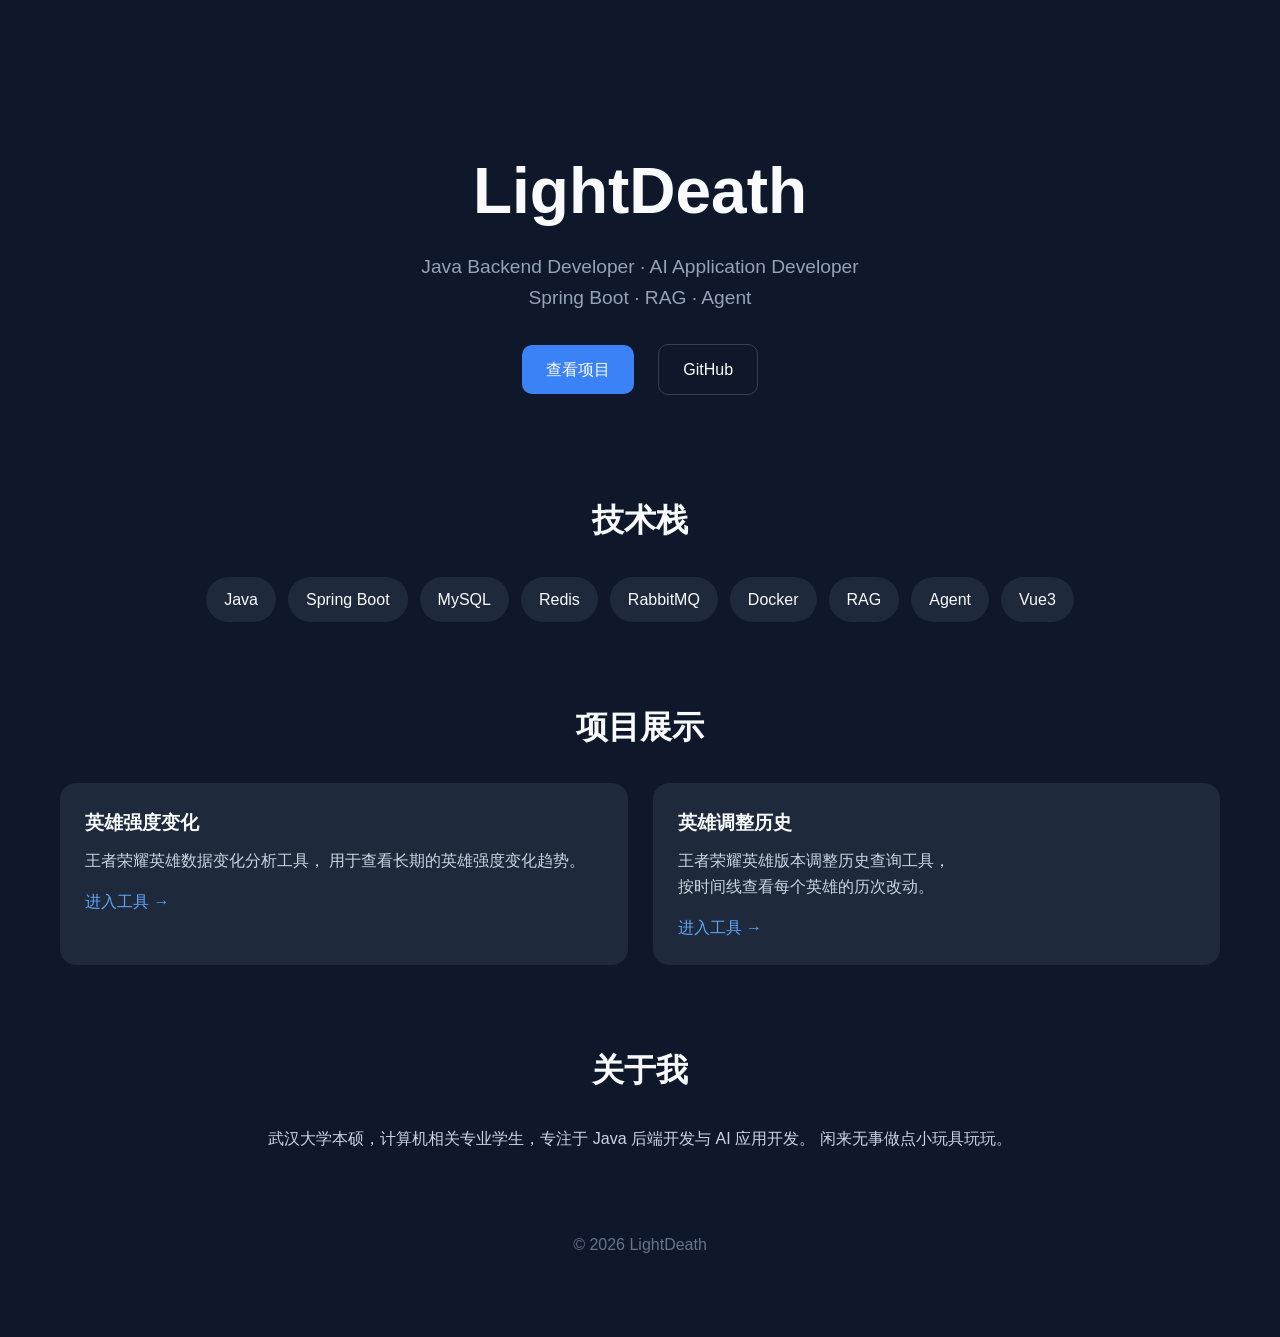
<file: index.html>
﻿<!DOCTYPE html>
<html lang="zh-CN">

<head>
    <meta charset="UTF-8">
    <meta name="viewport" content="width=device-width, initial-scale=1.0">
    <title>LightDeath</title>
    <style>
        * {
            margin: 0;
            padding: 0;
            box-sizing: border-box;
        }

        body {
            background: #0f172a;
            color: #f8fafc;
            font-family: "Segoe UI", sans-serif;
            line-height: 1.6;
        }

        .container {
            max-width: 1200px;
            margin: auto;
            padding: 40px 20px;
        }

        .hero {
            text-align: center;
            padding: 100px 20px;
        }

        .hero h1 {
            font-size: 4rem;
            margin-bottom: 10px;
        }

        .hero p {
            color: #94a3b8;
            font-size: 1.2rem;
        }

        .hero-buttons {
            margin-top: 30px;
        }

        .hero-buttons a {
            text-decoration: none;
            display: inline-block;
            margin: 0 10px;
            padding: 12px 24px;
            border-radius: 10px;
            transition: .3s;
        }

        .primary-btn {
            background: #3b82f6;
            color: white;
        }

        .primary-btn:hover {
            transform: translateY(-2px);
        }

        .secondary-btn {
            border: 1px solid #334155;
            color: white;
        }

        .secondary-btn:hover {
            background: #1e293b;
        }

        .section-title {
            font-size: 2rem;
            margin-bottom: 30px;
            text-align: center;
        }

        .skills {
            display: flex;
            flex-wrap: wrap;
            justify-content: center;
            gap: 12px;
            margin-bottom: 80px;
        }

        .skill {
            background: #1e293b;
            padding: 10px 18px;
            border-radius: 999px;
        }

        .projects {
            display: grid;
            grid-template-columns: repeat(auto-fit, minmax(280px, 1fr));
            gap: 25px;
            margin-bottom: 80px;
        }

        .card {
            background: #1e293b;
            padding: 25px;
            border-radius: 16px;
            transition: .3s;
        }

        .card:hover {
            transform: translateY(-5px);
        }

        .card h3 {
            margin-bottom: 10px;
        }

        .card p {
            color: #cbd5e1;
        }

        .card a {
            display: inline-block;
            margin-top: 15px;
            color: #60a5fa;
            text-decoration: none;
        }

        .about {
            text-align: center;
            max-width: 800px;
            margin: auto;
            color: #cbd5e1;
        }

        .footer {
            margin-top: 80px;
            text-align: center;
            color: #64748b;
            padding-bottom: 40px;
        }
    </style>
</head>

<body>
    <div class="container">
        <section class="hero">
            <h1>LightDeath</h1>
            <p> Java Backend Developer · AI Application Developer </p>
            <p> Spring Boot · RAG · Agent </p>
            <div class="hero-buttons"> <a href="#projects" class="primary-btn">查看项目</a> <a
                    href="https://github.com/lightdeath233" target="_blank" class="secondary-btn">GitHub</a> </div>
        </section>
        <section>
            <h2 class="section-title">技术栈</h2>
            <div class="skills">
                <div class="skill">Java</div>
                <div class="skill">Spring Boot</div>
                <div class="skill">MySQL</div>
                <div class="skill">Redis</div>
                <div class="skill">RabbitMQ</div>
                <div class="skill">Docker</div>
                <div class="skill">RAG</div>
                <div class="skill">Agent</div>
                <div class="skill">Vue3</div>
            </div>
        </section>
        <section id="projects">
            <h2 class="section-title">项目展示</h2>
            <div class="projects">
                <div class="card">
                    <h3>英雄强度变化</h3>
                    <p> 王者荣耀英雄数据变化分析工具， 用于查看长期的英雄强度变化趋势。 </p> <a href="./average-tier"> 进入工具 → </a>
                </div>
                <div class="card">
                    <h3>英雄调整历史</h3>
                    <p> 王者荣耀英雄版本调整历史查询工具，<br> 按时间线查看每个英雄的历次改动。 </p> <a href="./hero-history">进入工具 →</a>
                </div>
            </div>
        </section>
        <section>
            <h2 class="section-title">关于我</h2>
            <div class="about">
                <p> 武汉大学本硕，计算机相关专业学生，专注于 Java 后端开发与 AI 应用开发。 闲来无事做点小玩具玩玩。 </p>
            </div>
        </section>
        <div class="footer"> © 2026 LightDeath</div>
    </div>
</body>

</html>
</file>
